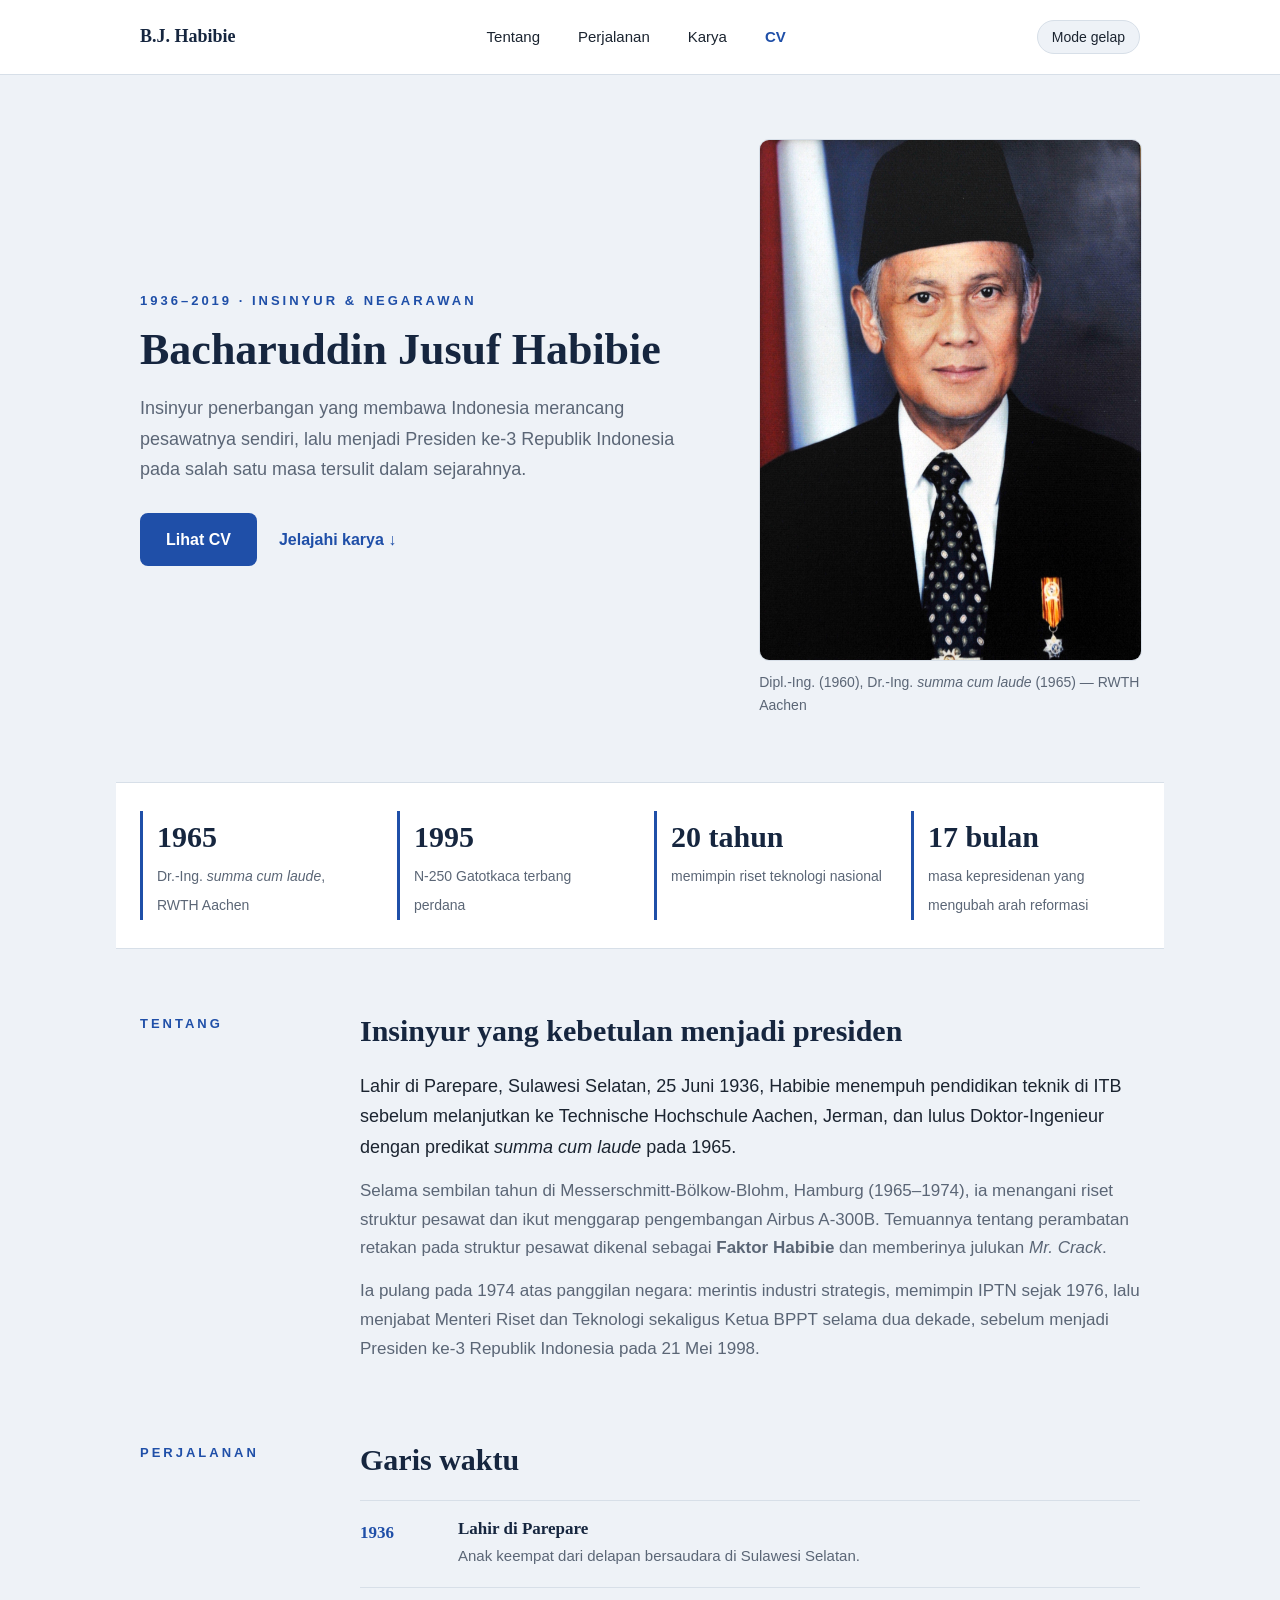
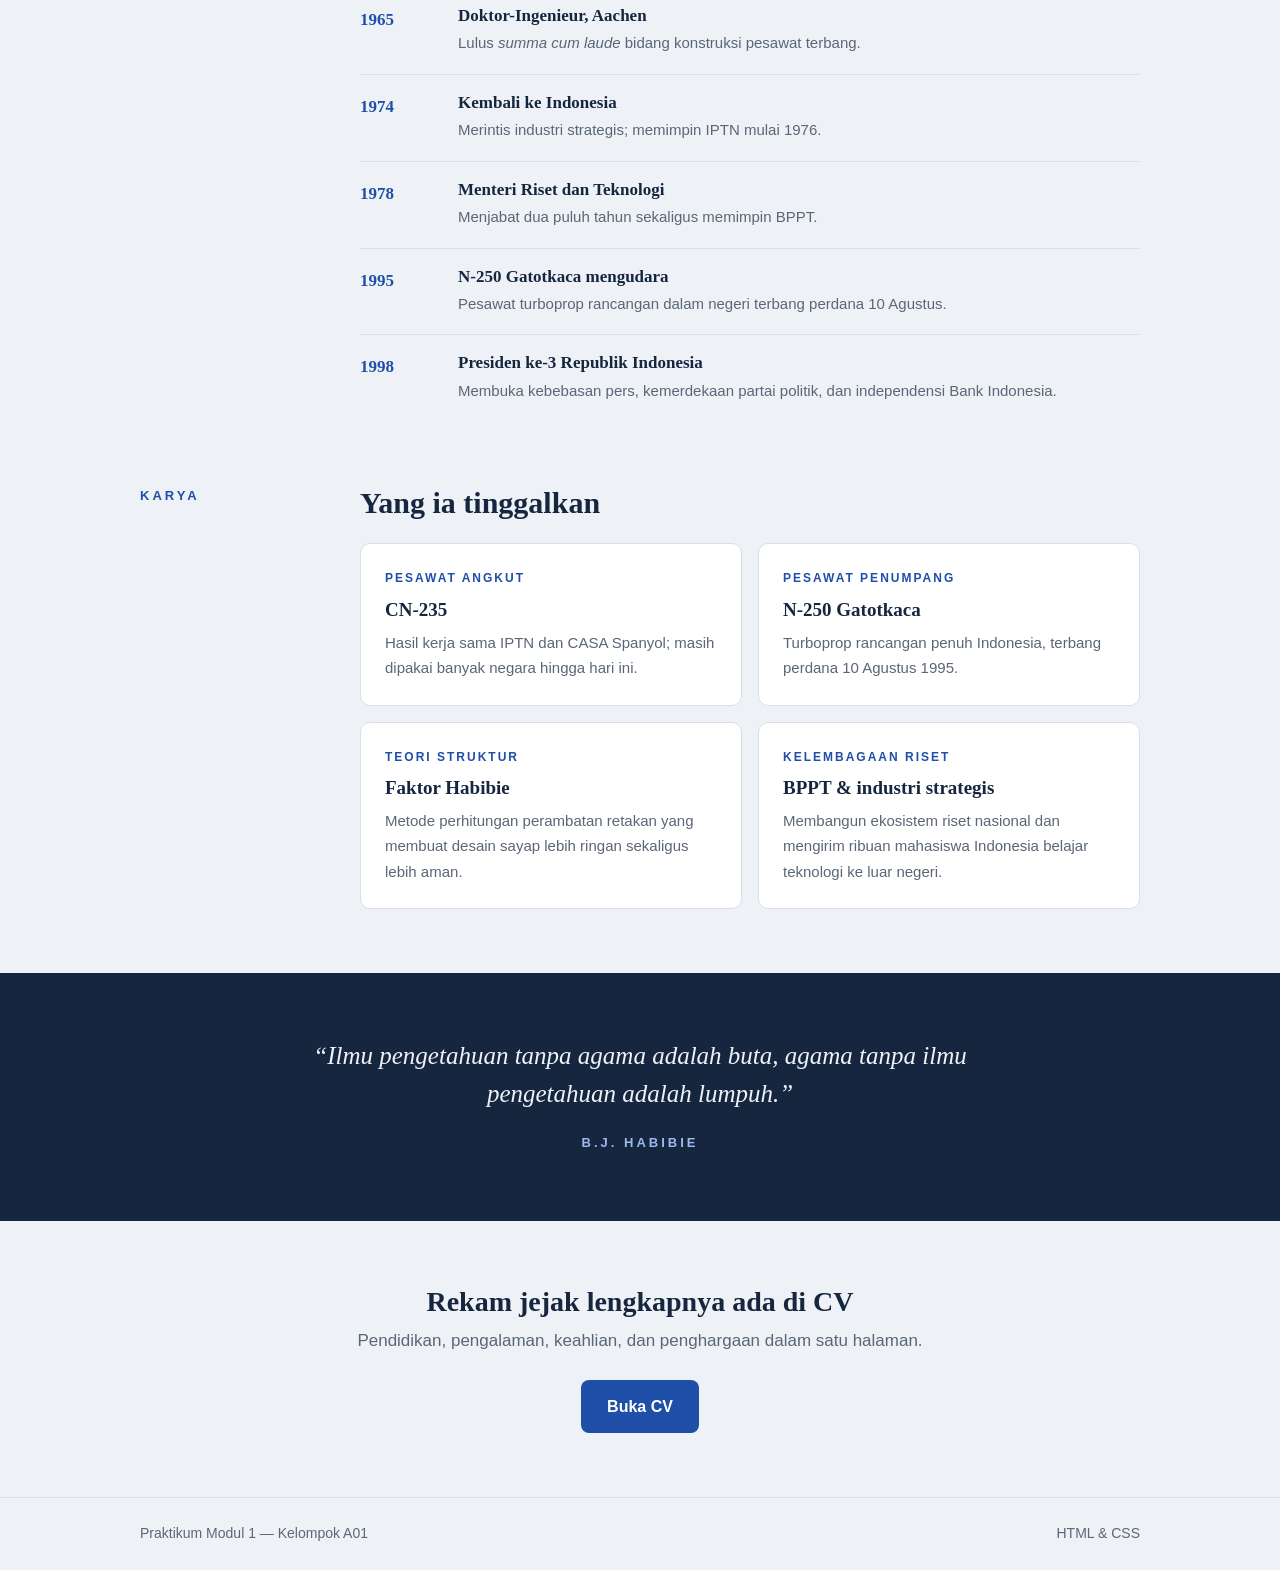
<file: index.html>
<!DOCTYPE html>
<html lang="id">
<head>
    <meta charset="UTF-8">
    <meta name="viewport" content="width=device-width, initial-scale=1.0">
    <title>Profil B.J. Habibie</title>
    <link rel="stylesheet" href="style.css">
</head>
<body>

    <!-- NAVBAR -->
    <header class="navbar">
        <div class="navbar-isi">
            <a href="#beranda" class="logo">B.J. Habibie</a>

            <nav>
                <ul class="menu">
                    <li><a href="#tentang">Tentang</a></li>
                    <li><a href="#perjalanan">Perjalanan</a></li>
                    <li><a href="#karya">Karya</a></li>
                    <li><a href="cv.html" class="menu-cv">CV</a></li>
                </ul>
            </nav>

            <button class="tombol-tema" type="button" id="tombol-tema">Mode gelap</button>
        </div>
    </header>

    <main>

        <!-- HERO -->
        <section id="beranda" class="hero">
            <div class="hero-teks">
                <p class="label">1936&ndash;2019 &middot; Insinyur &amp; Negarawan</p>
                <h1>Bacharuddin Jusuf Habibie</h1>
                <p class="hero-pengantar">
                    Insinyur penerbangan yang membawa Indonesia merancang pesawatnya sendiri,
                    lalu menjadi Presiden ke-3 Republik Indonesia pada salah satu masa
                    tersulit dalam sejarahnya.
                </p>

                <!-- Call to action: mengarah ke halaman CV -->
                <div class="hero-tombol">
                    <a href="cv.html" class="tombol">Lihat CV</a>
                    <a href="#karya" class="tautan-panah">Jelajahi karya &darr;</a>
                </div>
            </div>

            <figure class="hero-foto">
                <img src="img/habibie.jpg" alt="Potret B.J. Habibie" width="420" height="520">
                <figcaption>
                    Dipl.-Ing. (1960), Dr.-Ing. <em>summa cum laude</em> (1965) &mdash; RWTH Aachen
                </figcaption>
            </figure>
        </section>

        <!-- STATISTIK -->
        <section class="statistik">
            <div class="stat">
                <strong>1965</strong>
                <span>Dr.-Ing. <em>summa cum laude</em>, RWTH Aachen</span>
            </div>
            <div class="stat">
                <strong>1995</strong>
                <span>N-250 Gatotkaca terbang perdana</span>
            </div>
            <div class="stat">
                <strong>20 tahun</strong>
                <span>memimpin riset teknologi nasional</span>
            </div>
            <div class="stat">
                <strong>17 bulan</strong>
                <span>masa kepresidenan yang mengubah arah reformasi</span>
            </div>
        </section>

        <!-- TENTANG -->
        <section id="tentang" class="bagian">
            <p class="label">Tentang</p>
            <div class="bagian-isi">
                <h2>Insinyur yang kebetulan menjadi presiden</h2>
                <p class="paragraf-pembuka">
                    Lahir di Parepare, Sulawesi Selatan, 25 Juni 1936, Habibie menempuh
                    pendidikan teknik di ITB sebelum melanjutkan ke Technische Hochschule
                    Aachen, Jerman, dan lulus Doktor-Ingenieur dengan predikat
                    <em>summa cum laude</em> pada 1965.
                </p>
                <p>
                    Selama sembilan tahun di Messerschmitt-B&ouml;lkow-Blohm, Hamburg (1965&ndash;1974),
                    ia menangani riset struktur pesawat dan ikut menggarap pengembangan Airbus A-300B.
                    Temuannya tentang perambatan retakan pada struktur pesawat dikenal sebagai
                    <strong>Faktor Habibie</strong> dan memberinya julukan <em>Mr. Crack</em>.
                </p>
                <p>
                    Ia pulang pada 1974 atas panggilan negara: merintis industri strategis,
                    memimpin IPTN sejak 1976, lalu menjabat Menteri Riset dan Teknologi
                    sekaligus Ketua BPPT selama dua dekade, sebelum menjadi Presiden ke-3
                    Republik Indonesia pada 21 Mei 1998.
                </p>
            </div>
        </section>

        <!-- PERJALANAN -->
        <section id="perjalanan" class="bagian">
            <p class="label">Perjalanan</p>
            <div class="bagian-isi">
                <h2>Garis waktu</h2>

                <ol class="linimasa">
                    <li>
                        <span class="tahun">1936</span>
                        <div>
                            <h3>Lahir di Parepare</h3>
                            <p>Anak keempat dari delapan bersaudara di Sulawesi Selatan.</p>
                        </div>
                    </li>
                    <li>
                        <span class="tahun">1965</span>
                        <div>
                            <h3>Doktor-Ingenieur, Aachen</h3>
                            <p>Lulus <em>summa cum laude</em> bidang konstruksi pesawat terbang.</p>
                        </div>
                    </li>
                    <li>
                        <span class="tahun">1974</span>
                        <div>
                            <h3>Kembali ke Indonesia</h3>
                            <p>Merintis industri strategis; memimpin IPTN mulai 1976.</p>
                        </div>
                    </li>
                    <li>
                        <span class="tahun">1978</span>
                        <div>
                            <h3>Menteri Riset dan Teknologi</h3>
                            <p>Menjabat dua puluh tahun sekaligus memimpin BPPT.</p>
                        </div>
                    </li>
                    <li>
                        <span class="tahun">1995</span>
                        <div>
                            <h3>N-250 Gatotkaca mengudara</h3>
                            <p>Pesawat turboprop rancangan dalam negeri terbang perdana 10 Agustus.</p>
                        </div>
                    </li>
                    <li>
                        <span class="tahun">1998</span>
                        <div>
                            <h3>Presiden ke-3 Republik Indonesia</h3>
                            <p>Membuka kebebasan pers, kemerdekaan partai politik, dan independensi Bank Indonesia.</p>
                        </div>
                    </li>
                </ol>
            </div>
        </section>

        <!-- KARYA -->
        <section id="karya" class="bagian">
            <p class="label">Karya</p>
            <div class="bagian-isi">
                <h2>Yang ia tinggalkan</h2>

                <div class="karya-grid">
                    <article class="karya-item">
                        <p class="karya-jenis">Pesawat angkut</p>
                        <h3>CN-235</h3>
                        <p>Hasil kerja sama IPTN dan CASA Spanyol; masih dipakai banyak negara
                           hingga hari ini.</p>
                    </article>

                    <article class="karya-item">
                        <p class="karya-jenis">Pesawat penumpang</p>
                        <h3>N-250 Gatotkaca</h3>
                        <p>Turboprop rancangan penuh Indonesia, terbang perdana
                           10 Agustus 1995.</p>
                    </article>

                    <article class="karya-item">
                        <p class="karya-jenis">Teori struktur</p>
                        <h3>Faktor Habibie</h3>
                        <p>Metode perhitungan perambatan retakan yang membuat desain sayap
                           lebih ringan sekaligus lebih aman.</p>
                    </article>

                    <article class="karya-item">
                        <p class="karya-jenis">Kelembagaan riset</p>
                        <h3>BPPT &amp; industri strategis</h3>
                        <p>Membangun ekosistem riset nasional dan mengirim ribuan mahasiswa
                           Indonesia belajar teknologi ke luar negeri.</p>
                    </article>
                </div>
            </div>
        </section>

        <!-- KUTIPAN -->
        <section class="kutipan">
            <blockquote>
                <p>&ldquo;Ilmu pengetahuan tanpa agama adalah buta, agama tanpa ilmu pengetahuan adalah lumpuh.&rdquo;</p>
                <cite>B.J. Habibie</cite>
            </blockquote>
        </section>

        <!-- CTA -->
        <section class="ajakan">
            <h2>Rekam jejak lengkapnya ada di CV</h2>
            <p>Pendidikan, pengalaman, keahlian, dan penghargaan dalam satu halaman.</p>
            <a href="cv.html" class="tombol">Buka CV</a>
        </section>

    </main>

    <footer class="footer">
        <div class="footer-isi">
            <p>Praktikum Modul 1 &mdash; Kelompok A01</p>
            <p>HTML &amp; CSS</p>
        </div>
    </footer>

    <script>
        var tombolTema = document.getElementById("tombol-tema");

        tombolTema.addEventListener("click", function () {
            document.body.classList.toggle("gelap");

            if (document.body.classList.contains("gelap")) {
                tombolTema.textContent = "Mode terang";
            } else {
                tombolTema.textContent = "Mode gelap";
            }
        });
    </script>

</body>
</html>
</file>
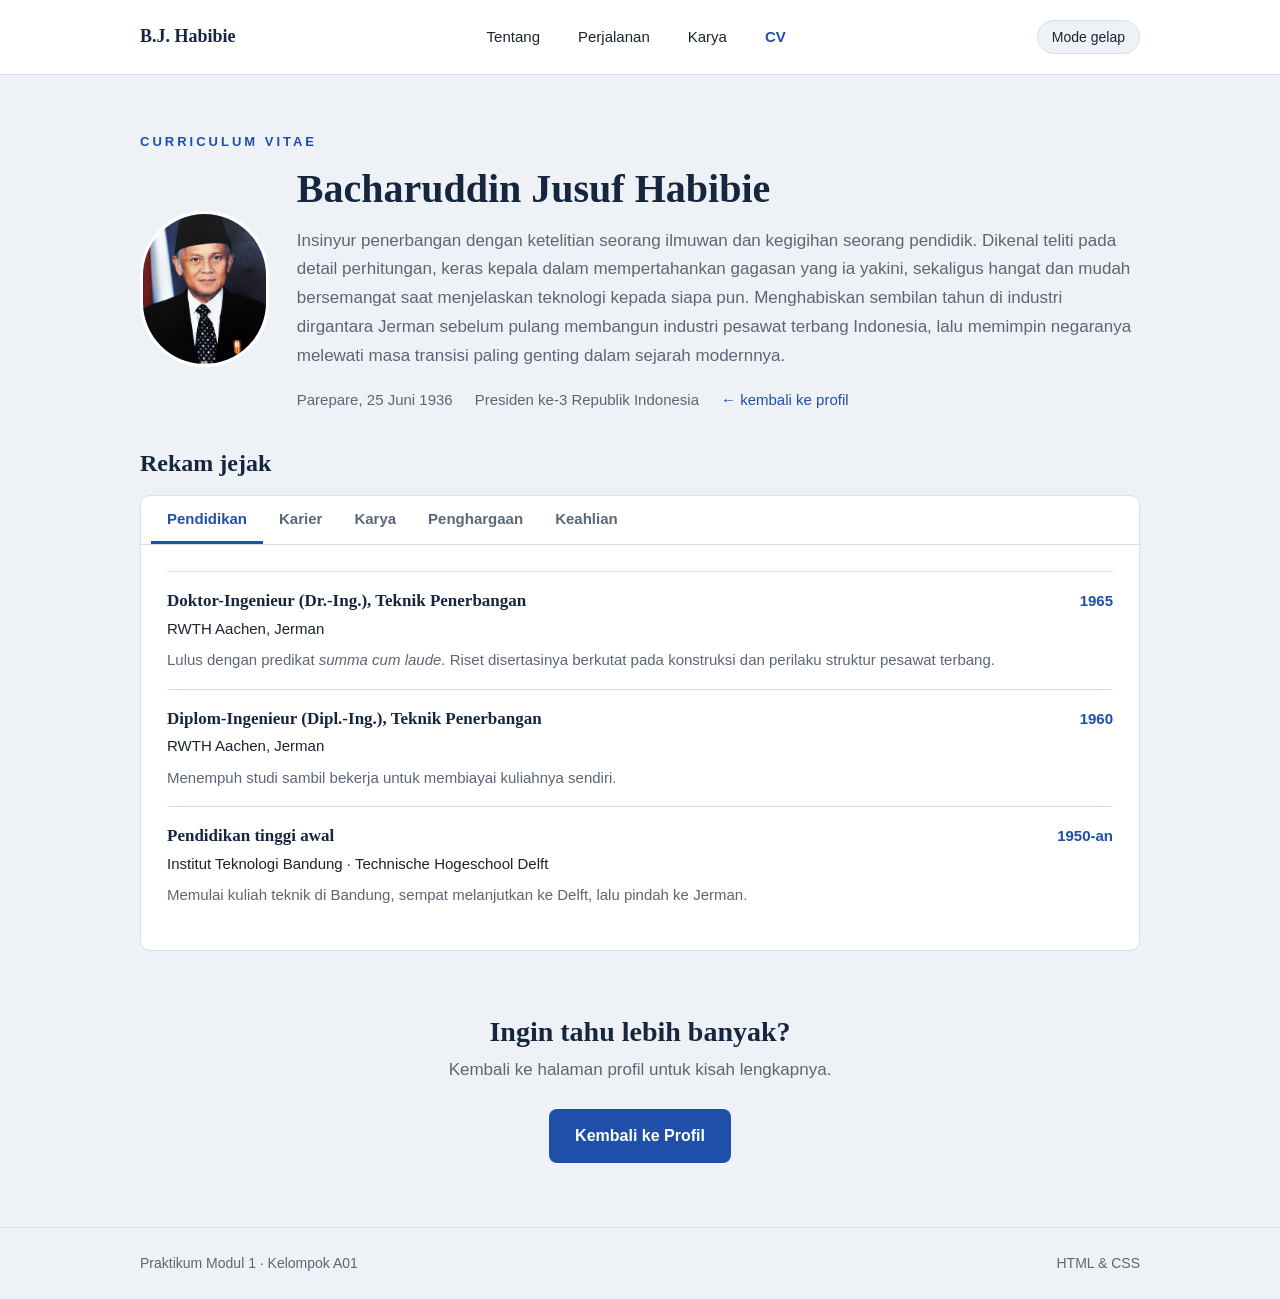
<file: cv.html>
<!DOCTYPE html>
<html lang="id">
<head>
    <meta charset="UTF-8">
    <meta name="viewport" content="width=device-width, initial-scale=1.0">
    <title>CV — B.J. Habibie</title>
    <link rel="stylesheet" href="style.css">
</head>
<body>

    <!-- NAVBAR -->
    <header class="navbar">
        <div class="navbar-isi">
            <a href="index.html" class="logo">B.J. Habibie</a>

            <nav>
                <ul class="menu">
                    <li><a href="index.html#tentang">Tentang</a></li>
                    <li><a href="index.html#perjalanan">Perjalanan</a></li>
                    <li><a href="index.html#karya">Karya</a></li>
                    <li><a href="cv.html" class="menu-cv">CV</a></li>
                </ul>
            </nav>

            <button class="tombol-tema" type="button" id="tombol-tema">Mode gelap</button>
        </div>
    </header>

    <main>

        <!-- CV HEAD -->
        <section class="cv-kepala">
            <p class="label">Curriculum Vitae</p>

            <div class="cv-identitas">
                <img class="cv-foto" src="img/habibie.jpg" alt="Potret B.J. Habibie"
                     width="150" height="150">

                <div>
                    <h1>Bacharuddin Jusuf Habibie</h1>
                    <p class="cv-pengantar">
                        Insinyur penerbangan dengan ketelitian seorang ilmuwan dan kegigihan
                        seorang pendidik. Dikenal teliti pada detail perhitungan, keras kepala
                        dalam mempertahankan gagasan yang ia yakini, sekaligus hangat dan mudah
                        bersemangat saat menjelaskan teknologi kepada siapa pun. Menghabiskan
                        sembilan tahun di industri dirgantara Jerman sebelum pulang membangun
                        industri pesawat terbang Indonesia, lalu memimpin negaranya melewati
                        masa transisi paling genting dalam sejarah modernnya.
                    </p>

                    <ul class="cv-kontak">
                        <li>Parepare, 25 Juni 1936</li>
                        <li>Presiden ke-3 Republik Indonesia</li>
                        <li><a href="index.html">&larr; kembali ke profil</a></li>
                    </ul>
                </div>
            </div>
        </section>

        <!-- ISI CV -->
        <section class="cv-tab-area">
            <h2>Rekam jejak</h2>

            <div class="cv-tab-bingkai">

                <!-- Daftar tab -->
                <div class="cv-tab-list" role="tablist">
                    <button class="cv-tab aktif" role="tab" type="button" id="tab-pendidikan"
                            aria-controls="panel-pendidikan" aria-selected="true">
                        Pendidikan
                    </button>
                    <button class="cv-tab" role="tab" type="button" id="tab-karier"
                            aria-controls="panel-karier" aria-selected="false" tabindex="-1">
                        Karier
                    </button>
                    <button class="cv-tab" role="tab" type="button" id="tab-karya"
                            aria-controls="panel-karya" aria-selected="false" tabindex="-1">
                        Karya
                    </button>
                    <button class="cv-tab" role="tab" type="button" id="tab-penghargaan"
                            aria-controls="panel-penghargaan" aria-selected="false" tabindex="-1">
                        Penghargaan
                    </button>
                    <button class="cv-tab" role="tab" type="button" id="tab-keahlian"
                            aria-controls="panel-keahlian" aria-selected="false" tabindex="-1">
                        Keahlian
                    </button>
                </div>

                <!-- Pendidikan -->
                <div class="cv-panel" role="tabpanel" id="panel-pendidikan"
                     aria-labelledby="tab-pendidikan">
                    <ol class="cv-daftar">
                        <li>
                            <div class="cv-baris-atas">
                                <h3>Doktor-Ingenieur (Dr.-Ing.), Teknik Penerbangan</h3>
                                <span class="cv-tahun">1965</span>
                            </div>
                            <p class="cv-institusi">RWTH Aachen, Jerman</p>
                            <p>Lulus dengan predikat <em>summa cum laude</em>. Riset disertasinya
                               berkutat pada konstruksi dan perilaku struktur pesawat terbang.</p>
                        </li>
                        <li>
                            <div class="cv-baris-atas">
                                <h3>Diplom-Ingenieur (Dipl.-Ing.), Teknik Penerbangan</h3>
                                <span class="cv-tahun">1960</span>
                            </div>
                            <p class="cv-institusi">RWTH Aachen, Jerman</p>
                            <p>Menempuh studi sambil bekerja untuk membiayai kuliahnya sendiri.</p>
                        </li>
                        <li>
                            <div class="cv-baris-atas">
                                <h3>Pendidikan tinggi awal</h3>
                                <span class="cv-tahun">1950-an</span>
                            </div>
                            <p class="cv-institusi">Institut Teknologi Bandung &middot; Technische Hogeschool Delft</p>
                            <p>Memulai kuliah teknik di Bandung, sempat melanjutkan ke Delft,
                               lalu pindah ke Jerman.</p>
                        </li>
                    </ol>
                </div>

                <!-- Karier -->
                <div class="cv-panel" role="tabpanel" id="panel-karier"
                     aria-labelledby="tab-karier" hidden>
                    <ol class="cv-daftar">
                        <li>
                            <div class="cv-baris-atas">
                                <h3>Presiden ke-3 Republik Indonesia</h3>
                                <span class="cv-tahun">1998&ndash;1999</span>
                            </div>
                            <p class="cv-institusi">Republik Indonesia</p>
                            <p>Menjabat 21 Mei 1998 &ndash; 20 Oktober 1999. Membuka kebebasan pers,
                               membebaskan pendirian partai politik, memberi independensi kepada
                               Bank Indonesia, dan menyelenggarakan pemilu bebas pertama pasca-Orde Baru.</p>
                        </li>
                        <li>
                            <div class="cv-baris-atas">
                                <h3>Wakil Presiden ke-7 Republik Indonesia</h3>
                                <span class="cv-tahun">1998</span>
                            </div>
                            <p class="cv-institusi">Republik Indonesia</p>
                            <p>Menjabat 11 Maret &ndash; 21 Mei 1998.</p>
                        </li>
                        <li>
                            <div class="cv-baris-atas">
                                <h3>Menteri Negara Riset dan Teknologi</h3>
                                <span class="cv-tahun">1978&ndash;1998</span>
                            </div>
                            <p class="cv-institusi">Kabinet Republik Indonesia &middot; merangkap Ketua BPPT</p>
                            <p>Dua puluh tahun memimpin arah riset nasional dan mengirim ribuan
                               mahasiswa Indonesia menimba ilmu teknologi ke luar negeri.</p>
                        </li>
                        <li>
                            <div class="cv-baris-atas">
                                <h3>Direktur Utama IPTN</h3>
                                <span class="cv-tahun">1976&ndash;1998</span>
                            </div>
                            <p class="cv-institusi">Industri Pesawat Terbang Nusantara, Bandung</p>
                            <p>Membangun industri pesawat terbang nasional dari nol hingga mampu
                               merancang dan menerbangkan pesawat buatan sendiri.</p>
                        </li>
                        <li>
                            <div class="cv-baris-atas">
                                <h3>Asisten khusus bidang teknologi tinggi</h3>
                                <span class="cv-tahun">1974&ndash;1976</span>
                            </div>
                            <p class="cv-institusi">Pertamina, Jakarta</p>
                            <p>Merintis lembaga riset dan industri strategis setelah dipanggil
                               pulang ke Indonesia.</p>
                        </li>
                        <li>
                            <div class="cv-baris-atas">
                                <h3>Riset dan pengembangan struktur pesawat</h3>
                                <span class="cv-tahun">1965&ndash;1974</span>
                            </div>
                            <p class="cv-institusi">Messerschmitt-B&ouml;lkow-Blohm, Hamburg, Jerman</p>
                            <p>Mengembangkan teori termodinamika, konstruksi, dan aerodinamika;
                               ikut berkontribusi pada pengembangan Airbus A-300B.</p>
                        </li>
                    </ol>
                </div>

                <!-- Karya -->
                <div class="cv-panel" role="tabpanel" id="panel-karya"
                     aria-labelledby="tab-karya" hidden>
                    <div class="cv-grid-ringkas">
                        <div class="cv-kartu-ringkas">
                            <h3>N-250 Gatotkaca</h3>
                            <p>Pesawat penumpang turboprop rancangan penuh Indonesia.
                               Terbang perdana 10 Agustus 1995.</p>
                        </div>
                        <div class="cv-kartu-ringkas">
                            <h3>CN-235</h3>
                            <p>Pesawat angkut serbaguna hasil kerja sama IPTN dengan CASA Spanyol,
                               dioperasikan di berbagai negara.</p>
                        </div>
                        <div class="cv-kartu-ringkas">
                            <h3>Faktor Habibie</h3>
                            <p>Metode perhitungan perambatan retakan pada struktur pesawat, yang
                               memberinya julukan <em>Mr. Crack</em>.</p>
                        </div>
                        <div class="cv-kartu-ringkas">
                            <h3>Airbus A-300B</h3>
                            <p>Ikut berkontribusi pada pengembangan pesawat ini selama bekerja
                               di Messerschmitt-B&ouml;lkow-Blohm.</p>
                        </div>
                    </div>
                </div>

                <!-- Penghargaan -->
                <div class="cv-panel" role="tabpanel" id="panel-penghargaan"
                     aria-labelledby="tab-penghargaan" hidden>
                    <ul class="cv-daftar-sederhana">
                        <li><strong>1982</strong> &mdash; Bintang Mahaputera, Republik Indonesia
                            (kelas I menyusul pada 1998).</li>
                        <li><strong>1990</strong> &mdash; <em>Fellow of the Royal Academy of
                            Engineering</em> (FREng), Inggris.</li>
                        <li><strong>1993</strong> &mdash; <em>Honorary Fellow of the Royal
                            Aeronautical Society</em> (HonFRAeS), Inggris.</li>
                        <li><strong>1997</strong> &mdash; <em>L&eacute;gion d&rsquo;honneur</em>
                            tingkat <em>Grand Officier</em>, Prancis.</li>
                        <li><strong>1997</strong> &mdash; <em>Bundesverdienstkreuz</em>
                            (Grand Cross kelas I), Republik Federal Jerman.</li>
                        <li><strong>1998</strong> &mdash; <em>Order of the Paulownia Flowers</em>
                            (Grand Cordon), Jepang.</li>
                    </ul>
                </div>

                <!-- Keahlian -->
                <div class="cv-panel" role="tabpanel" id="panel-keahlian"
                     aria-labelledby="tab-keahlian" hidden>
                    <div class="cv-tag-grup">
                        <span class="cv-tag">Konstruksi &amp; struktur pesawat</span>
                        <span class="cv-tag">Aerodinamika</span>
                        <span class="cv-tag">Termodinamika</span>
                        <span class="cv-tag">Analisis perambatan retakan</span>
                        <span class="cv-tag">Manajemen industri dirgantara</span>
                        <span class="cv-tag">Kebijakan riset &amp; teknologi</span>
                        <span class="cv-tag">Bahasa: Indonesia</span>
                        <span class="cv-tag">Bahasa: Jerman</span>
                        <span class="cv-tag">Bahasa: Inggris</span>
                        <span class="cv-tag">Bahasa: Belanda</span>
                    </div>
                </div>

            </div>
        </section>

        <!-- CTA -->
        <section class="ajakan">
            <h2>Ingin tahu lebih banyak?</h2>
            <p>Kembali ke halaman profil untuk kisah lengkapnya.</p>
            <a href="index.html" class="tombol">Kembali ke Profil</a>
        </section>

    </main>

    <footer class="footer">
        <div class="footer-isi">
            <p>Praktikum Modul 1 &middot; Kelompok A01</p>
            <p>HTML &amp; CSS</p>
        </div>
    </footer>

    <script>
        // Fitur tambahan 1: tombol mode gelap.
        // Menambah atau menghapus class "gelap" pada <body>.
        var tombolTema = document.getElementById("tombol-tema");

        tombolTema.addEventListener("click", function () {
            document.body.classList.toggle("gelap");

            if (document.body.classList.contains("gelap")) {
                tombolTema.textContent = "Mode terang";
            } else {
                tombolTema.textContent = "Mode gelap";
            }
        });
    </script>

    <script>
        // Fitur tambahan 2: tab CV.
        // Tombol yang diklik diberi class "aktif", panel lain disembunyikan.
        var semuaTab = document.querySelectorAll(".cv-tab");
        var semuaPanel = document.querySelectorAll(".cv-panel");

        function aktifkanTab(tab) {
            for (var i = 0; i < semuaTab.length; i++) {
                var iniAktif = (semuaTab[i] === tab);
                semuaTab[i].classList.toggle("aktif", iniAktif);
                semuaTab[i].setAttribute("aria-selected", iniAktif ? "true" : "false");
                semuaTab[i].tabIndex = iniAktif ? 0 : -1;
            }

            for (var j = 0; j < semuaPanel.length; j++) {
                semuaPanel[j].hidden = (semuaPanel[j].id !== tab.getAttribute("aria-controls"));
            }
        }

        for (var k = 0; k < semuaTab.length; k++) {
            semuaTab[k].addEventListener("click", function () {
                aktifkanTab(this);
            });
        }
    </script>

</body>
</html>
</file>
<file: style.css>
body {
    margin: 0;
    padding: 0;
    background-color: #eef2f7;
    color: #1b2430;
    font-family: "Segoe UI", Arial, sans-serif;
    font-size: 17px;
    line-height: 1.7;
}

img {
    display: block;                 
    max-width: 100%;
}

h1, h2, h3 {
    margin-top: 0;
    font-family: Georgia, "Times New Roman", serif;
    line-height: 1.2;
    color: #16263f;
}

a {
    color: #1f4fa8;
    text-decoration: none;
}

a:hover {
    text-decoration: underline;
}

/* focus penanda saat dipilih lewat tombol Tab */
a:focus,
button:focus {
    outline: 2px solid #1f4fa8;
    outline-offset: 2px;
}


.label {
    margin: 0 0 12px 0;
    font-size: 13px;
    font-weight: bold;
    letter-spacing: 3px;
    text-transform: uppercase;
    color: #1f4fa8;
}


/* ---------- 2. Navbar ---------- */

.navbar {
    position: sticky;               
    top: 0;
    z-index: 10;                    
    background-color: #ffffff;
    border-bottom: 1px solid #d7dfe8;
}

.navbar-isi {
    max-width: 1000px;
    margin: 0 auto;
    padding: 16px 24px;
    display: flex;                   
    flex-wrap: wrap;
    justify-content: space-between;
    align-items: center;
}

.logo {
    font-family: Georgia, serif;
    font-size: 18px;
    font-weight: bold;
    color: #16263f;
}

.menu {
    margin: 0;
    padding: 0;
    list-style: none;
    display: flex;                   
    align-items: center;
}

.menu li {
    margin-left: 10px;
}

.menu a {
    display: inline-block;          
    padding: 8px 14px;
    font-size: 15px;
    color: #1b2430;
    border-radius: 6px;
}

/* hover */
.menu a:hover {
    background-color: #e3ebf6;
    color: #1f4fa8;
    text-decoration: none;
}

.menu .menu-cv {
    color: #1f4fa8;
    font-weight: bold;
}

/* tombol dark mode */
.tombol-tema {
    margin-left: 10px;
    padding: 8px 14px;
    font-family: "Segoe UI", Arial, sans-serif;
    font-size: 14px;
    color: #1b2430;
    background-color: #eef2f7;
    border: 1px solid #d7dfe8;
    border-radius: 20px;
    cursor: pointer;
}

.tombol-tema:hover {
    background-color: #e3ebf6;
}


/* ---------- 3. Hero ---------- */

.hero {
    max-width: 1000px;
    margin: 0 auto;
    padding: 64px 24px;
    display: grid;                  
    grid-template-columns: 3fr 2fr;
    gap: 48px;
    align-items: center;
}

.hero h1 {
    margin: 0 0 16px 0;
    font-size: 44px;
}

.hero-pengantar {
    margin: 0 0 28px 0;
    font-size: 18px;
    color: #5b6676;
}

.hero-tombol {
    display: flex;                   
    flex-wrap: wrap;
    align-items: center;
}

.hero-tombol .tautan-panah {
    margin-left: 22px;
}

.hero-foto {
    margin: 0;
}

.hero-foto img {
    width: 100%;
    border: 1px solid #d7dfe8;
    border-radius: 10px;
}

.hero-foto figcaption {
    margin-top: 10px;
    font-size: 14px;
    color: #5b6676;
}


/* ---------- 4. Tombol ---------- */

.tombol {
    display: inline-block;           
    padding: 13px 26px;
    font-size: 16px;
    font-weight: bold;
    color: #ffffff;
    background-color: #1f4fa8;
    border-radius: 8px;
}

/* :hover dan :active */
.tombol:hover {
    background-color: #16397a;
    text-decoration: none;
}

.tombol:active {
    background-color: #0f2a5c;
}

.tautan-panah {
    font-size: 16px;
    font-weight: bold;
}


/* ---------- 5. Statistik ---------- */

.statistik {
    max-width: 1000px;
    margin: 0 auto;
    padding: 28px 24px;
    background-color: #ffffff;
    border-top: 1px solid #d7dfe8;
    border-bottom: 1px solid #d7dfe8;
    display: grid;                  
    grid-template-columns: repeat(4, 1fr);
    gap: 28px;
}

.stat {
    padding-left: 14px;
    border-left: 3px solid #1f4fa8;
}

.stat strong {
    display: block;                  
    font-family: Georgia, serif;
    font-size: 30px;
    color: #16263f;
}

.stat span {
    font-size: 14px;
    color: #5b6676;
}


/* ---------- 6. Tentang ---------- */

.bagian {
    max-width: 1000px;
    margin: 0 auto;
    padding: 64px 24px 0 24px;
    display: grid;                 
    grid-template-columns: 180px 1fr;
    gap: 40px;
    align-items: start;
}

.bagian h2 {
    margin: 0 0 22px 0;
    font-size: 30px;
}

.bagian-isi p {
    margin: 0 0 14px 0;
    color: #5b6676;
}

.bagian-isi .paragraf-pembuka {
    font-size: 18px;
    color: #1b2430;
}


/* ---------- 7. Linimasa ---------- */

.linimasa {
    margin: 0;
    padding: 0;
    list-style: none;
}

.linimasa li {
    padding: 18px 0;
    border-top: 1px solid #d7dfe8;
    display: grid;                 
    grid-template-columns: 80px 1fr;
    gap: 18px;
}

.linimasa li:hover {                
    background-color: #e3ebf6;
}

.tahun {
    font-family: Georgia, serif;
    font-size: 17px;
    font-weight: bold;
    color: #1f4fa8;
}

.linimasa h3 {
    margin: 0 0 4px 0;
    font-size: 17px;
}

.linimasa p {
    margin: 0;
    font-size: 15px;
    color: #5b6676;
}


/* ---------- 8. Kartu karya ---------- */

.karya-grid {
    display: grid;                   
    grid-template-columns: repeat(2, 1fr);
    gap: 16px;
}

.karya-item {
    padding: 24px;
    background-color: #ffffff;
    border: 1px solid #d7dfe8;
    border-radius: 10px;
}

.karya-item:hover {                 
    border-color: #1f4fa8;
}

.karya-item .karya-jenis {
    margin: 0 0 10px 0;
    font-size: 12px;
    font-weight: bold;
    letter-spacing: 2px;
    text-transform: uppercase;
    color: #1f4fa8;
}

.karya-item h3 {
    margin: 0 0 8px 0;
    font-size: 19px;
}

.karya-item p {
    margin: 0;
    font-size: 15px;
    color: #5b6676;
}


/* ---------- 9. Kutipan ---------- */

.kutipan {
    margin-top: 64px;
    padding: 64px 24px;
    background-color: #16263f;
}

.kutipan blockquote {
    max-width: 700px;
    margin: 0 auto;
    text-align: center;
}

.kutipan p {
    margin: 0 0 16px 0;
    font-family: Georgia, serif;
    font-style: italic;
    font-size: 25px;
    line-height: 1.5;
    color: #eef2f7;
}

.kutipan cite {
    font-style: normal;
    font-size: 13px;
    font-weight: bold;
    letter-spacing: 3px;
    text-transform: uppercase;
    color: #9db9ee;
}


/* ---------- 10. Ajakan akhir & footer ---------- */

.ajakan {
    max-width: 1000px;
    margin: 0 auto;
    padding: 64px 24px;
    text-align: center;
}

.ajakan h2 {
    margin: 0 0 8px 0;
    font-size: 28px;
}

.ajakan p {
    margin: 0 0 24px 0;
    color: #5b6676;
}

.footer {
    padding: 24px;
    border-top: 1px solid #d7dfe8;
}

.footer-isi {
    max-width: 1000px;
    margin: 0 auto;
    display: flex;                  
    flex-wrap: wrap;
    justify-content: space-between;
}

.footer p {
    margin: 0;
    font-size: 14px;
    color: #5b6676;
}


/* ---------- 11. Halaman CV ---------- */

.cv-kepala {
    max-width: 1000px;
    margin: 0 auto;
    padding: 56px 24px 0 24px;
}

.cv-kepala h1 {
    margin: 0 0 14px 0;
    font-size: 40px;
}


.cv-identitas {
    display: flex;
    align-items: center;
    gap: 28px;
}

.cv-foto {
    width: 150px;
    height: 150px;
    border-radius: 75px;             
    border: 3px solid #ffffff;
}

.cv-pengantar {
    margin: 0 0 16px 0;
    color: #5b6676;
}

.cv-kontak {
    margin: 0;
    padding: 0;
    list-style: none;
    display: flex;              
    flex-wrap: wrap;
    font-size: 15px;
    color: #5b6676;
}

.cv-kontak li {
    margin-right: 22px;
}

.cv-tab-area {
    max-width: 1000px;
    margin: 0 auto;
    padding: 36px 24px 0 24px;
}

.cv-tab-area h2 {
    margin: 0 0 18px 0;
    font-size: 24px;
}

.cv-tab-bingkai {
    background-color: #ffffff;
    border: 1px solid #d7dfe8;
    border-radius: 10px;
}

.cv-tab-list {
    padding: 0 10px;
    border-bottom: 1px solid #d7dfe8;
    display: flex;                  
    flex-wrap: wrap;
}

.cv-tab {
    padding: 14px 16px;
    font-family: "Segoe UI", Arial, sans-serif;
    font-size: 15px;
    font-weight: bold;
    color: #5b6676;
    background-color: #ffffff;
    border: none;
    border-bottom: 3px solid #ffffff;
    cursor: pointer;
}

.cv-tab:hover {                     
    color: #1b2430;
}


.cv-tab.aktif {
    color: #1f4fa8;
    border-bottom: 3px solid #1f4fa8;
}

.cv-panel {
    padding: 26px;
}

.cv-daftar {
    margin: 0;
    padding: 0;
    list-style: none;
}

.cv-daftar li {
    padding: 16px 0;
    border-top: 1px solid #d7dfe8;
}

.cv-baris-atas {
    display: flex;                  
    flex-wrap: wrap;
    justify-content: space-between;
    align-items: baseline;
}

.cv-baris-atas h3 {
    margin: 0;
    font-size: 17px;
}

.cv-tahun {
    font-size: 15px;
    font-weight: bold;
    color: #1f4fa8;
}

.cv-daftar .cv-institusi {
    margin: 2px 0 6px 0;
    font-size: 15px;
    color: #1b2430;
}

.cv-daftar p {
    margin: 0;
    font-size: 15px;
    color: #5b6676;
}

.cv-grid-ringkas {
    display: grid;                  
    grid-template-columns: repeat(2, 1fr);
    gap: 14px;
}

.cv-kartu-ringkas {
    padding: 18px;
    background-color: #f6f9fd;
    border: 1px solid #d7dfe8;
    border-radius: 8px;
}

.cv-kartu-ringkas h3 {
    margin: 0 0 6px 0;
    font-size: 16px;
}

.cv-kartu-ringkas p {
    margin: 0;
    font-size: 15px;
    color: #5b6676;
}

.cv-daftar-sederhana {
    margin: 0;
    padding-left: 20px;
}

.cv-daftar-sederhana li {
    padding: 5px 0;
    color: #5b6676;
}

.cv-tag-grup {
    display: flex;                   
    flex-wrap: wrap;
}

.cv-tag {
    margin: 0 8px 8px 0;
    padding: 7px 15px;
    font-size: 14px;
    color: #16397a;
    background-color: #e3ebf6;
    border-radius: 16px;
}


/* ==========================================================
   12. FITUR TAMBAHAN — dark mode
   JavaScript menambah/menghapus class "gelap" pada <body>,
   lalu aturan di bawah menimpa warna-warna sebelumnya.
   ========================================================== */

body.gelap                  { background-color: #131a24; color: #e8eef6; }
body.gelap h1,
body.gelap h2,
body.gelap h3               { color: #e8eef6; }
body.gelap a                { color: #7aa7ff; }
body.gelap .label,
body.gelap .tahun,
body.gelap .cv-tahun,
body.gelap .karya-item .karya-jenis { color: #7aa7ff; }

body.gelap .navbar,
body.gelap .statistik,
body.gelap .karya-item,
body.gelap .cv-tab-bingkai  { background-color: #1c2531; border-color: #2c3846; }

body.gelap .logo,
body.gelap .menu a,
body.gelap .cv-daftar .cv-institusi { color: #e8eef6; }
body.gelap .menu a:hover    { background-color: #26313f; }

body.gelap .cv-tab          { background-color: #1c2531; color: #a3b0c0; border-bottom-color: #1c2531; }
body.gelap .cv-tab.aktif    { color: #7aa7ff; border-bottom-color: #7aa7ff; }

/* angka besar pada statistik — tanpa baris ini warnanya
   tetap biru tua dan tenggelam di latar gelap */
body.gelap .stat strong     { color: #e8eef6; }
body.gelap .stat            { border-left-color: #7aa7ff; }

body.gelap .stat span,
body.gelap .hero-pengantar,
body.gelap .hero-foto figcaption,
body.gelap .bagian-isi p,
body.gelap .linimasa p,
body.gelap .karya-item p,
body.gelap .cv-daftar p,
body.gelap .cv-kartu-ringkas p,
body.gelap .cv-daftar-sederhana li,
body.gelap .cv-pengantar,
body.gelap .cv-kontak,
body.gelap .ajakan p,
body.gelap .footer p        { color: #a3b0c0; }

body.gelap .bagian-isi .paragraf-pembuka { color: #e8eef6; }
body.gelap .menu .menu-cv    { color: #7aa7ff; }
body.gelap .cv-tab:hover     { color: #e8eef6; }
body.gelap .hero-foto img    { border-color: #2c3846; }
body.gelap .karya-item:hover { border-color: #7aa7ff; }
body.gelap a:focus,
body.gelap button:focus      { outline-color: #7aa7ff; }

body.gelap .linimasa li,
body.gelap .cv-daftar li,
body.gelap .cv-tab-list,
body.gelap .footer          { border-color: #2c3846; }

body.gelap .linimasa li:hover { background-color: #26313f; }

body.gelap .cv-kartu-ringkas { background-color: #232e3d; border-color: #2c3846; }
body.gelap .cv-tag           { background-color: #26313f; color: #b9cdf3; }

body.gelap .tombol           { background-color: #7aa7ff; color: #0f1720; }
body.gelap .tombol:hover     { background-color: #a3c2ff; }

body.gelap .tombol-tema      { background-color: #26313f; color: #e8eef6; border-color: #2c3846; }

body.gelap .kutipan          { background-color: #0d141d; }


/* tablet dan HP */

/* Tablet: kolom ganda jadi satu kolom */
@media (max-width: 900px) {
    .hero {
        grid-template-columns: 1fr;
        padding: 40px 24px;
        gap: 32px;
    }

    .hero h1 {
        font-size: 34px;
    }

    .hero-foto {
        max-width: 340px;
    }

    .statistik {
        grid-template-columns: repeat(2, 1fr);
    }

    .bagian {
        grid-template-columns: 1fr;   /* label pindah ke atas isi */
        padding-top: 48px;
        gap: 8px;
    }

    .kutipan {
        margin-top: 48px;
    }
}

/* HP: semua jadi satu kolom */
@media (max-width: 600px) {
    body {
        font-size: 16px;
    }

    .navbar-isi {
        flex-direction: column;       
        align-items: flex-start;
        padding: 12px 18px;
    }

    .menu {
        flex-wrap: wrap;
        margin-top: 8px;
    }

    .menu li {
        margin: 0 8px 0 0;
    }

    .tombol-tema {
        margin: 8px 0 0 0;
    }

    .hero h1 {
        font-size: 28px;
    }

    .statistik {
        grid-template-columns: 1fr;
    }

    .linimasa li {
        grid-template-columns: 60px 1fr;
        gap: 12px;
    }

    .karya-grid,
    .cv-grid-ringkas {
        grid-template-columns: 1fr;
    }

    .cv-identitas {
        flex-direction: column;       /* [REQ: FLEX] foto pindah ke atas teks */
        align-items: flex-start;
    }

    .kutipan p {
        font-size: 20px;
    }

    .tombol {
        display: block;               /* [REQ: DISPLAY] block — tombol selebar layar */
        text-align: center;
    }

    .hero-tombol .tautan-panah {
        margin: 14px 0 0 0;
    }

    .footer-isi {
        justify-content: center;
        text-align: center;
    }
}
</file>
